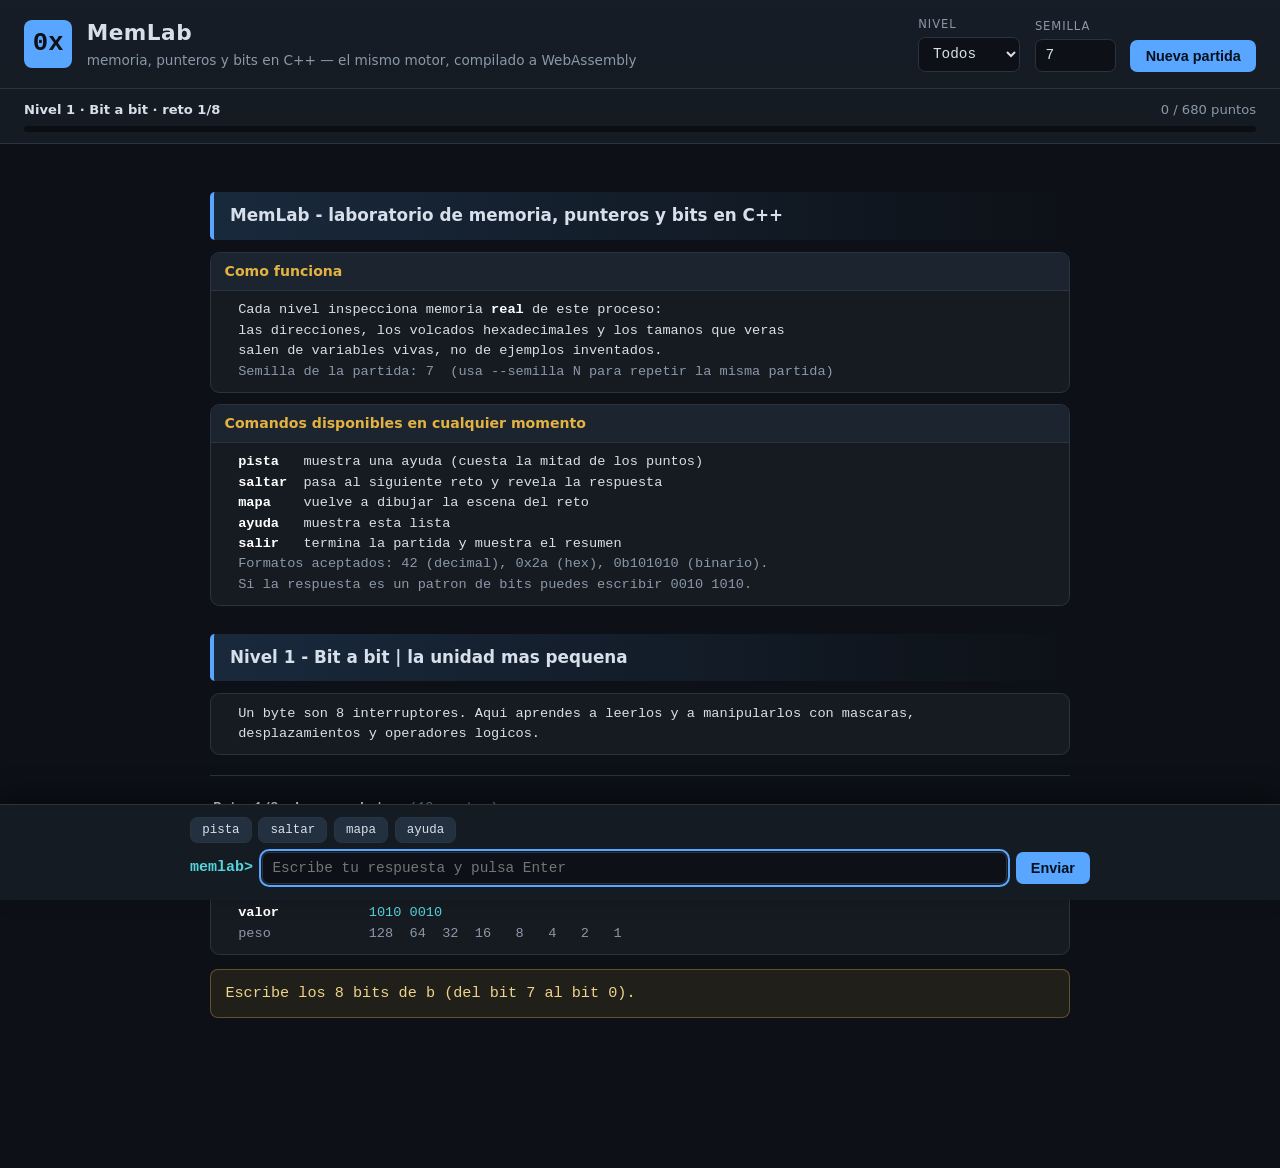
<file: web/index.html>
<!doctype html>
<html lang="es">
<head>
<meta charset="utf-8">
<meta name="viewport" content="width=device-width, initial-scale=1">
<title>MemLab — memoria, punteros y bits en C++</title>
<link rel="icon" href="data:image/svg+xml,<svg xmlns='http://www.w3.org/2000/svg' viewBox='0 0 32 32'><rect width='32' height='32' rx='7' fill='%2358a6ff'/><text x='16' y='23' font-size='17' font-family='monospace' font-weight='bold' text-anchor='middle' fill='%230d1117'>0x</text></svg>">
<link rel="stylesheet" href="estilo.css">
</head>
<body>
<header class="cabecera">
  <div class="marca">
    <span class="logo">0x</span>
    <div>
      <h1>MemLab</h1>
      <p class="lema">memoria, punteros y bits en C++ &mdash; el mismo motor, compilado a WebAssembly</p>
    </div>
  </div>
  <div class="controles">
    <label>Nivel
      <select id="selector-nivel">
        <option value="0">Todos</option>
      </select>
    </label>
    <label>Semilla
      <input id="campo-semilla" type="number" min="0" max="65535" value="7">
    </label>
    <button id="boton-nueva" type="button">Nueva partida</button>
  </div>
</header>

<div class="progreso">
  <div class="progreso-datos">
    <span id="etiqueta-nivel">Cargando WebAssembly&hellip;</span>
    <span id="etiqueta-puntos"></span>
  </div>
  <div class="barra"><div class="barra-relleno" id="barra-relleno"></div></div>
</div>

<main id="flujo" aria-live="polite"></main>

<form class="zona-entrada" id="formulario" autocomplete="off">
  <div class="atajos" id="atajos"></div>
  <div class="linea-entrada">
    <span class="prompt" id="prompt">memlab&gt;</span>
    <input id="campo" type="text" placeholder="Escribe tu respuesta y pulsa Enter" autofocus disabled>
    <button type="submit" id="boton-enviar" disabled>Enviar</button>
  </div>
</form>

<script src="wasm/memlab.js"></script>
<script src="app.js"></script>
</body>
</html>
</file>
<file: web/estilo.css>
/* MemLab web: paleta oscura, tarjetas y tipografia monoespaciada para que
   todos los volcados de memoria conserven su alineacion. */
:root {
  --fondo: #0d1117;
  --fondo-2: #151b23;
  --tarjeta: #161b22;
  --borde: #2a3441;
  --texto: #d7e0ea;
  --tenue: #8b98a8;
  --acento: #58a6ff;
  --rojo: #ff7b72;
  --verde: #56d364;
  --amarillo: #e3b341;
  --azul: #79c0ff;
  --magenta: #d2a8ff;
  --cian: #56d4dd;
  --mono: ui-monospace, "SF Mono", "Cascadia Code", "JetBrains Mono", Menlo, Consolas, monospace;
}

* { box-sizing: border-box; }

body {
  margin: 0;
  padding-bottom: 8.5rem;
  background: var(--fondo);
  color: var(--texto);
  font-family: system-ui, -apple-system, "Segoe UI", Roboto, sans-serif;
  font-size: 15px;
  line-height: 1.5;
}

/* --- cabecera ---------------------------------------------------------- */
.cabecera {
  position: sticky;
  top: 0;
  z-index: 30;
  display: flex;
  flex-wrap: wrap;
  gap: 1rem;
  align-items: center;
  justify-content: space-between;
  padding: 1rem 1.5rem;
  background: linear-gradient(180deg, #161d27, var(--fondo-2));
  border-bottom: 1px solid var(--borde);
}
.marca { display: flex; align-items: center; gap: .9rem; }
.logo {
  font-family: var(--mono);
  font-size: 1.6rem;
  font-weight: 700;
  color: var(--fondo);
  background: var(--acento);
  padding: .3rem .55rem;
  border-radius: .5rem;
}
.cabecera h1 { margin: 0; font-size: 1.35rem; letter-spacing: .5px; }
.lema { margin: 0; color: var(--tenue); font-size: .85rem; }

.controles { display: flex; gap: .9rem; align-items: flex-end; flex-wrap: wrap; }
.controles label {
  display: flex; flex-direction: column; gap: .25rem;
  font-size: .72rem; text-transform: uppercase; letter-spacing: .08em; color: var(--tenue);
}
select, input[type="number"], input[type="text"] {
  background: var(--fondo);
  border: 1px solid var(--borde);
  color: var(--texto);
  border-radius: .45rem;
  padding: .45rem .6rem;
  font-family: var(--mono);
  font-size: .9rem;
}
select:focus, input:focus { outline: 2px solid var(--acento); outline-offset: 1px; }

button {
  background: var(--acento);
  color: #06101d;
  border: 0;
  border-radius: .45rem;
  padding: .5rem .95rem;
  font-weight: 600;
  font-size: .9rem;
  cursor: pointer;
}
button:hover:not(:disabled) { filter: brightness(1.12); }
button:disabled { opacity: .45; cursor: not-allowed; }

/* --- barra de progreso ------------------------------------------------- */
.progreso {
  position: sticky;
  top: var(--alto-cabecera, 4.6rem);
  z-index: 29;
  padding: .7rem 1.5rem;
  background: var(--fondo-2);
  border-bottom: 1px solid var(--borde);
}
.progreso-datos {
  display: flex; justify-content: space-between; gap: 1rem;
  font-size: .82rem; color: var(--tenue); margin-bottom: .4rem;
}
#etiqueta-nivel { color: var(--texto); font-weight: 600; }
.barra { height: 6px; background: #0b0f14; border-radius: 99px; overflow: hidden; }
.barra-relleno {
  height: 100%; width: 0;
  background: linear-gradient(90deg, var(--acento), var(--verde));
  transition: width .35s ease;
}

/* --- flujo del juego --------------------------------------------------- */
#flujo { max-width: 900px; margin: 0 auto; padding: 1.25rem 1.25rem 0; }

.titulo {
  margin: 1.75rem 0 .75rem;
  padding: .7rem 1rem;
  font-size: 1.05rem;
  font-weight: 700;
  border-left: 4px solid var(--acento);
  background: linear-gradient(90deg, rgba(88,166,255,.16), transparent);
  border-radius: .3rem;
}

.caja {
  margin: .7rem 0;
  background: var(--tarjeta);
  border: 1px solid var(--borde);
  border-radius: .6rem;
  overflow: hidden;
}
.caja-encabezado {
  padding: .5rem .85rem;
  background: #1c2430;
  border-bottom: 1px solid var(--borde);
  color: var(--amarillo);
  font-weight: 600;
  font-size: .88rem;
}
.caja-cuerpo, .fila { padding: 0 .85rem; }
.caja-cuerpo { padding-top: .6rem; padding-bottom: .6rem; }

/* Todo el contenido del juego usa monoespaciado: es lo que mantiene
   alineados los volcados, las tablas de bits y las celdas de los arreglos. */
.fila, .mono, .codigo, .linea, .pregunta, .resultado {
  font-family: var(--mono);
  font-size: .85rem;
  white-space: pre-wrap;
  overflow-wrap: anywhere;
}

.codigo {
  margin: .7rem 0;
  padding: .75rem .9rem;
  background: #10161e;
  border: 1px solid var(--borde);
  border-left: 3px solid var(--verde);
  border-radius: .5rem;
  color: var(--verde);
  overflow-x: auto;
  white-space: pre;
}

.mono {
  margin: .5rem 0;
  padding: .6rem .8rem;
  background: #0b0f14;
  border: 1px solid var(--borde);
  border-radius: .5rem;
  overflow-x: auto;
  white-space: pre;
  font-size: .82rem;
}

.linea { padding: .1rem .2rem; }
.separador { height: 1px; margin: 1.25rem 0; background: var(--borde); border: 0; }

.pregunta {
  margin: .9rem 0;
  padding: .75rem .9rem;
  background: rgba(227,179,65,.09);
  border: 1px solid rgba(227,179,65,.35);
  border-radius: .5rem;
  color: #f0d38a;
  font-size: .95rem;
}

.eco {
  margin: .35rem 0;
  padding: .3rem .6rem;
  color: var(--acento);
  font-family: var(--mono);
  font-size: .85rem;
  border-left: 2px solid var(--acento);
}

/* colores heredados de los codigos ANSI del motor */
.c-31 { color: var(--rojo); }
.c-32 { color: var(--verde); }
.c-33 { color: var(--amarillo); }
.c-34 { color: var(--azul); }
.c-35 { color: var(--magenta); }
.c-36 { color: var(--cian); }
.c-90 { color: var(--tenue); }
.c-1  { font-weight: 700; color: #fff; }

/* --- entrada ----------------------------------------------------------- */
.zona-entrada {
  position: fixed;
  bottom: 0; left: 0; right: 0;
  padding: .75rem 1.25rem 1rem;
  z-index: 30;
  background: var(--fondo-2);
  border-top: 1px solid var(--borde);
  box-shadow: 0 -10px 24px rgba(0,0,0,.45);
}
.atajos {
  display: flex; flex-wrap: wrap; gap: .4rem;
  max-width: 900px; margin: 0 auto .55rem;
}
.atajos button {
  background: #22303f; color: var(--texto);
  font-family: var(--mono); font-size: .78rem; font-weight: 500;
  padding: .3rem .7rem; border: 1px solid var(--borde);
}
.atajos button:hover:not(:disabled) { background: #2c3d50; }

.linea-entrada { display: flex; gap: .55rem; max-width: 900px; margin: 0 auto; align-items: center; }
.prompt { font-family: var(--mono); color: var(--cian); font-weight: 700; white-space: nowrap; }
#campo { flex: 1; }

@media (max-width: 640px) {
  .cabecera { padding: .85rem 1rem; }
  .controles { width: 100%; }
  #flujo { padding: 1rem .75rem 0; }
  .zona-entrada { padding: .6rem .75rem .8rem; }
}
</file>
